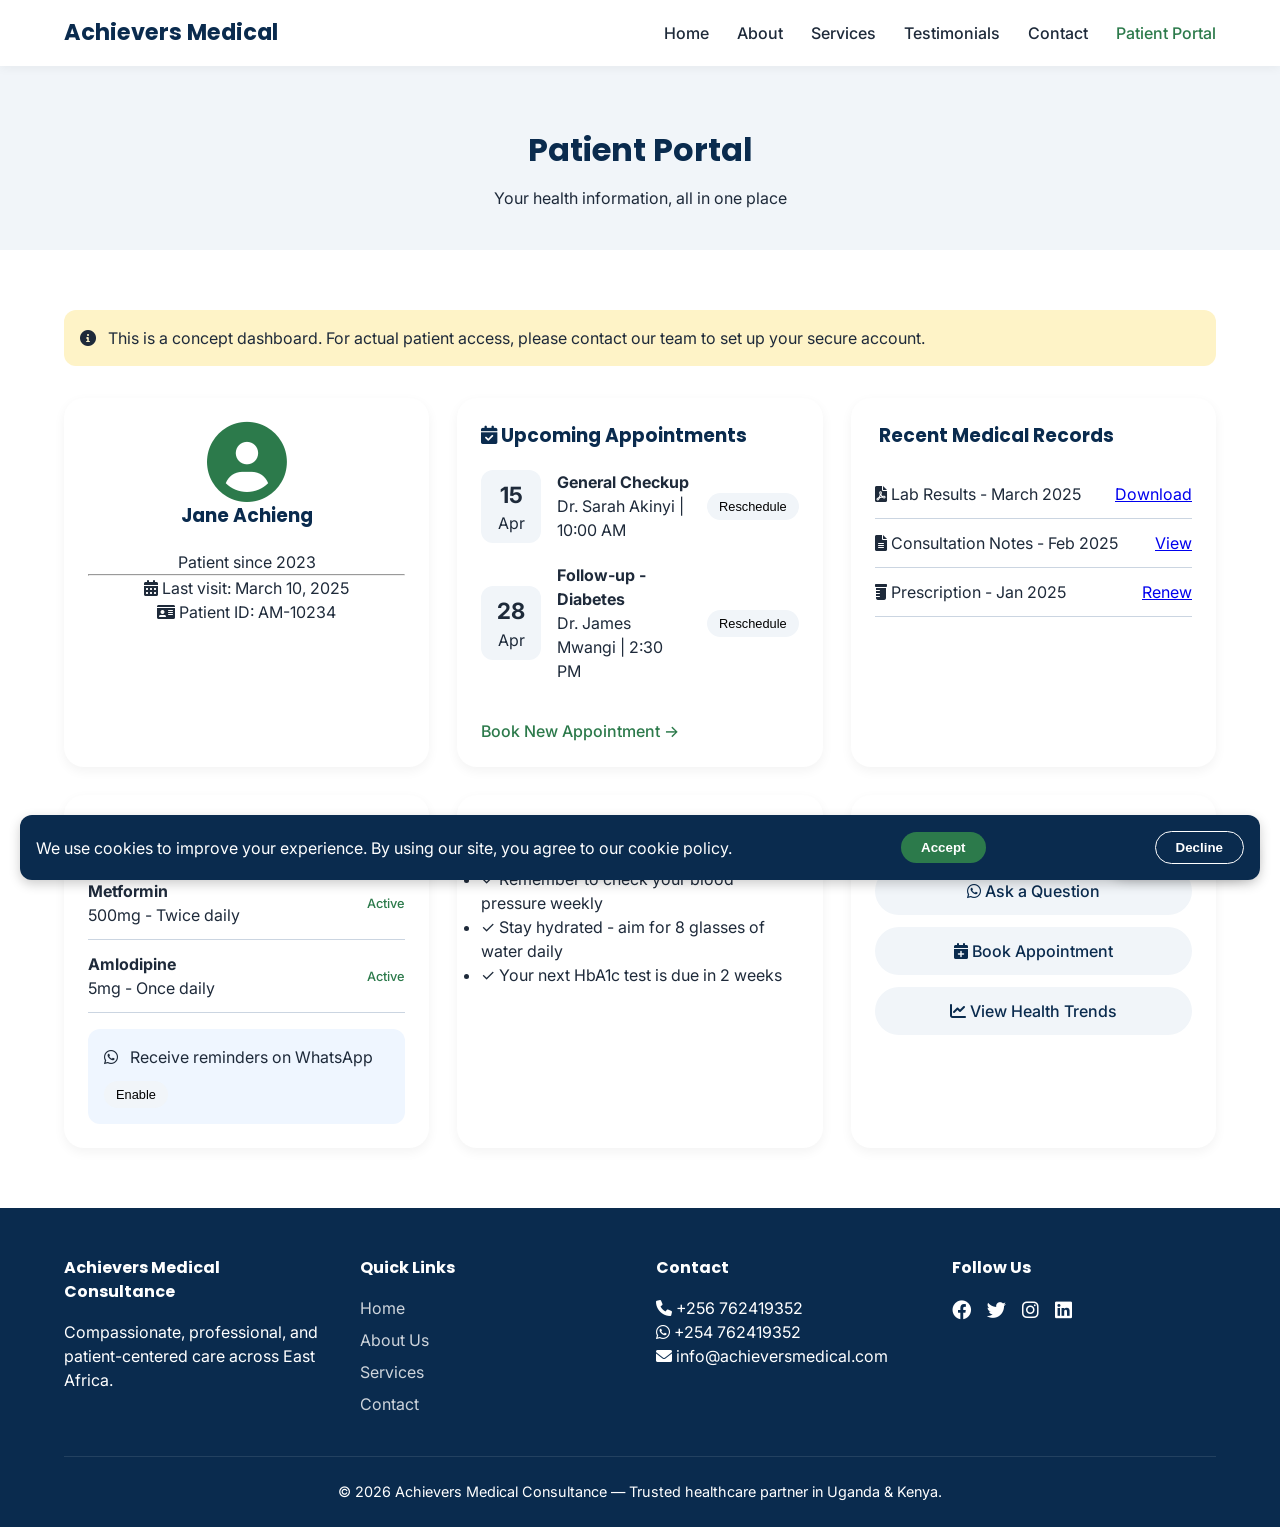
<file: dashboard.html>
<!DOCTYPE html>
<html lang="en">
<head>
    <meta charset="UTF-8">
    <meta name="viewport" content="width=device-width, initial-scale=1.0">
    <title>Achievers Medical | Patient Portal</title>
    <link href="https://fonts.googleapis.com/css2?family=Inter:opsz,wght@14..32,300..700&family=Poppins:wght@400;500;600;700;800&display=swap" rel="stylesheet">
    <link rel="stylesheet" href="https://cdnjs.cloudflare.com/ajax/libs/font-awesome/6.0.0-beta3/css/all.min.css">
    <link rel="stylesheet" href="css/style.css">
</head>
<body>

<a href="https://wa.me/0762419352" class="whatsapp-float" target="_blank">
    <i class="fab fa-whatsapp"></i> Chat with us
</a>

<nav class="navbar">
    <div class="container nav-container">
        <div class="logo">
            <span>Achievers Medical</span>
        </div>
        <ul class="nav-links">
            <li><a href="index.html">Home</a></li>
            <li><a href="about.html">About</a></li>
            <li><a href="services.html">Services</a></li>
            <li><a href="testimonials.html">Testimonials</a></li>
            <li><a href="contact.html">Contact</a></li>
            <li><a href="dashboard.html" class="active">Patient Portal</a></li>
        </ul>
        <div class="hamburger">
            <span></span>
            <span></span>
            <span></span>
        </div>
    </div>
</nav>

<section class="page-header">
    <div class="container">
        <h1>Patient Portal</h1>
        <p>Your health information, all in one place</p>
    </div>
</section>

<!-- Login / Demo Notice -->
<section class="dashboard-demo">
    <div class="container">
        <div class="demo-notice">
            <i class="fas fa-info-circle"></i>
            <p>This is a concept dashboard. For actual patient access, please contact our team to set up your secure account.</p>
        </div>

        <div class="dashboard-grid">
            <!-- Profile Card -->
            <div class="dashboard-card profile-card">
                <div class="profile-avatar">
                    <i class="fas fa-user-circle"></i>
                </div>
                <h3>Jane Achieng</h3>
                <p>Patient since 2023</p>
                <hr>
                <p><i class="fas fa-calendar-alt"></i> Last visit: March 10, 2025</p>
                <p><i class="fas fa-id-card"></i> Patient ID: AM-10234</p>
            </div>

            <!-- Upcoming Appointments -->
            <div class="dashboard-card">
                <h3><i class="fas fa-calendar-check"></i> Upcoming Appointments</h3>
                <div class="appointment-item">
                    <div class="appointment-date">
                        <span class="date-day">15</span>
                        <span class="date-month">Apr</span>
                    </div>
                    <div class="appointment-details">
                        <strong>General Checkup</strong>
                        <p>Dr. Sarah Akinyi | 10:00 AM</p>
                    </div>
                    <button class="btn-small">Reschedule</button>
                </div>
                <div class="appointment-item">
                    <div class="appointment-date">
                        <span class="date-day">28</span>
                        <span class="date-month">Apr</span>
                    </div>
                    <div class="appointment-details">
                        <strong>Follow-up - Diabetes</strong>
                        <p>Dr. James Mwangi | 2:30 PM</p>
                    </div>
                    <button class="btn-small">Reschedule</button>
                </div>
                <a href="contact.html" class="btn-text-link">Book New Appointment →</a>
            </div>

            <!-- Medical Records -->
            <div class="dashboard-card">
                <h3><i class="fas fa-folder-medical"></i> Recent Medical Records</h3>
                <div class="record-item">
                    <span><i class="fas fa-file-pdf"></i> Lab Results - March 2025</span>
                    <a href="#">Download</a>
                </div>
                <div class="record-item">
                    <span><i class="fas fa-file-alt"></i> Consultation Notes - Feb 2025</span>
                    <a href="#">View</a>
                </div>
                <div class="record-item">
                    <span><i class="fas fa-prescription-bottle"></i> Prescription - Jan 2025</span>
                    <a href="#">Renew</a>
                </div>
            </div>

            <!-- Medication Reminders -->
            <div class="dashboard-card">
                <h3><i class="fas fa-pills"></i> Medication Reminders</h3>
                <div class="medication-item">
                    <div>
                        <strong>Metformin</strong>
                        <p>500mg - Twice daily</p>
                    </div>
                    <span class="status-active">Active</span>
                </div>
                <div class="medication-item">
                    <div>
                        <strong>Amlodipine</strong>
                        <p>5mg - Once daily</p>
                    </div>
                    <span class="status-active">Active</span>
                </div>
                <div class="whatsapp-reminder">
                    <i class="fab fa-whatsapp"></i>
                    <span>Receive reminders on WhatsApp</span>
                    <button class="btn-small btn-outline-small">Enable</button>
                </div>
            </div>

            <!-- Health Tips -->
            <div class="dashboard-card health-tips">
                <h3><i class="fas fa-lightbulb"></i> Health Tips for You</h3>
                <ul>
                    <li>✓ Remember to check your blood pressure weekly</li>
                    <li>✓ Stay hydrated - aim for 8 glasses of water daily</li>
                    <li>✓ Your next HbA1c test is due in 2 weeks</li>
                </ul>
            </div>

            <!-- Quick Actions -->
            <div class="dashboard-card quick-actions">
                <h3>Quick Actions</h3>
                <div class="action-buttons">
                    <a href="https://wa.me/0762419352" class="action-btn"><i class="fab fa-whatsapp"></i> Ask a Question</a>
                    <a href="contact.html" class="action-btn"><i class="fas fa-calendar-plus"></i> Book Appointment</a>
                    <a href="#" class="action-btn"><i class="fas fa-chart-line"></i> View Health Trends</a>
                </div>
            </div>
        </div>
    </div>
</section>

<footer>
    <div class="container">
        <div class="footer-grid">
            <div class="footer-col">
                <h4>Achievers Medical Consultance</h4>
                <p>Compassionate, professional, and patient-centered care across East Africa.</p>
            </div>
            <div class="footer-col">
                <h4>Quick Links</h4>
                <ul>
                    <li><a href="index.html">Home</a></li>
                    <li><a href="about.html">About Us</a></li>
                    <li><a href="services.html">Services</a></li>
                    <li><a href="contact.html">Contact</a></li>
                </ul>
            </div>
            <div class="footer-col">
                <h4>Contact</h4>
                <p><i class="fas fa-phone"></i> +256 762419352</p>
                <p><i class="fab fa-whatsapp"></i> +254 762419352</p>
                <p><i class="fas fa-envelope"></i> info@achieversmedical.com</p>
            </div>
            <div class="footer-col">
                <h4>Follow Us</h4>
                <div class="social-links">
                    <a href="#"><i class="fab fa-facebook"></i></a>
                    <a href="#"><i class="fab fa-twitter"></i></a>
                    <a href="#"><i class="fab fa-instagram"></i></a>
                    <a href="#"><i class="fab fa-linkedin"></i></a>
                </div>
            </div>
        </div>
        <div class="footer-bottom">
            <p>&copy; <span id="currentYear"></span> Achievers Medical Consultance — Trusted healthcare partner in Uganda & Kenya.</p>
        </div>
    </div>
</footer>

<script src="js/main.js"></script>
</body>
</html>
</file>
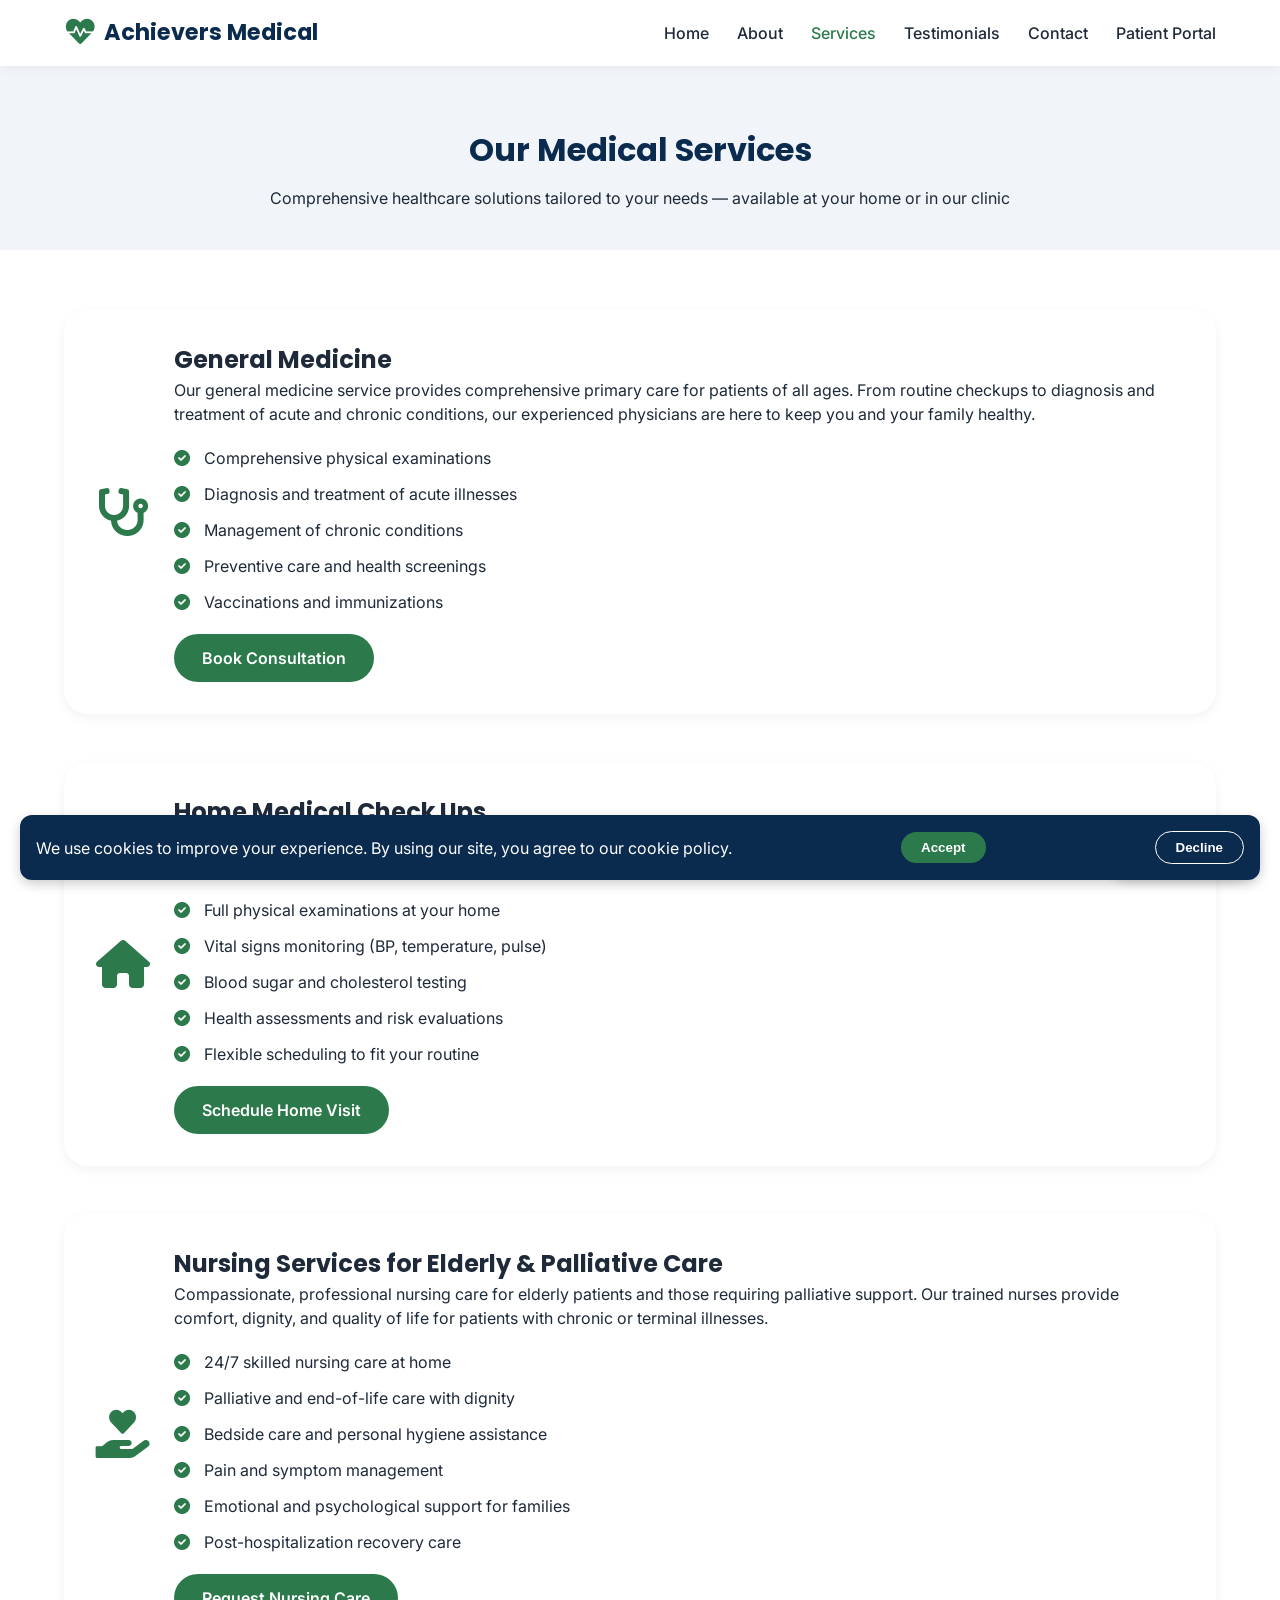
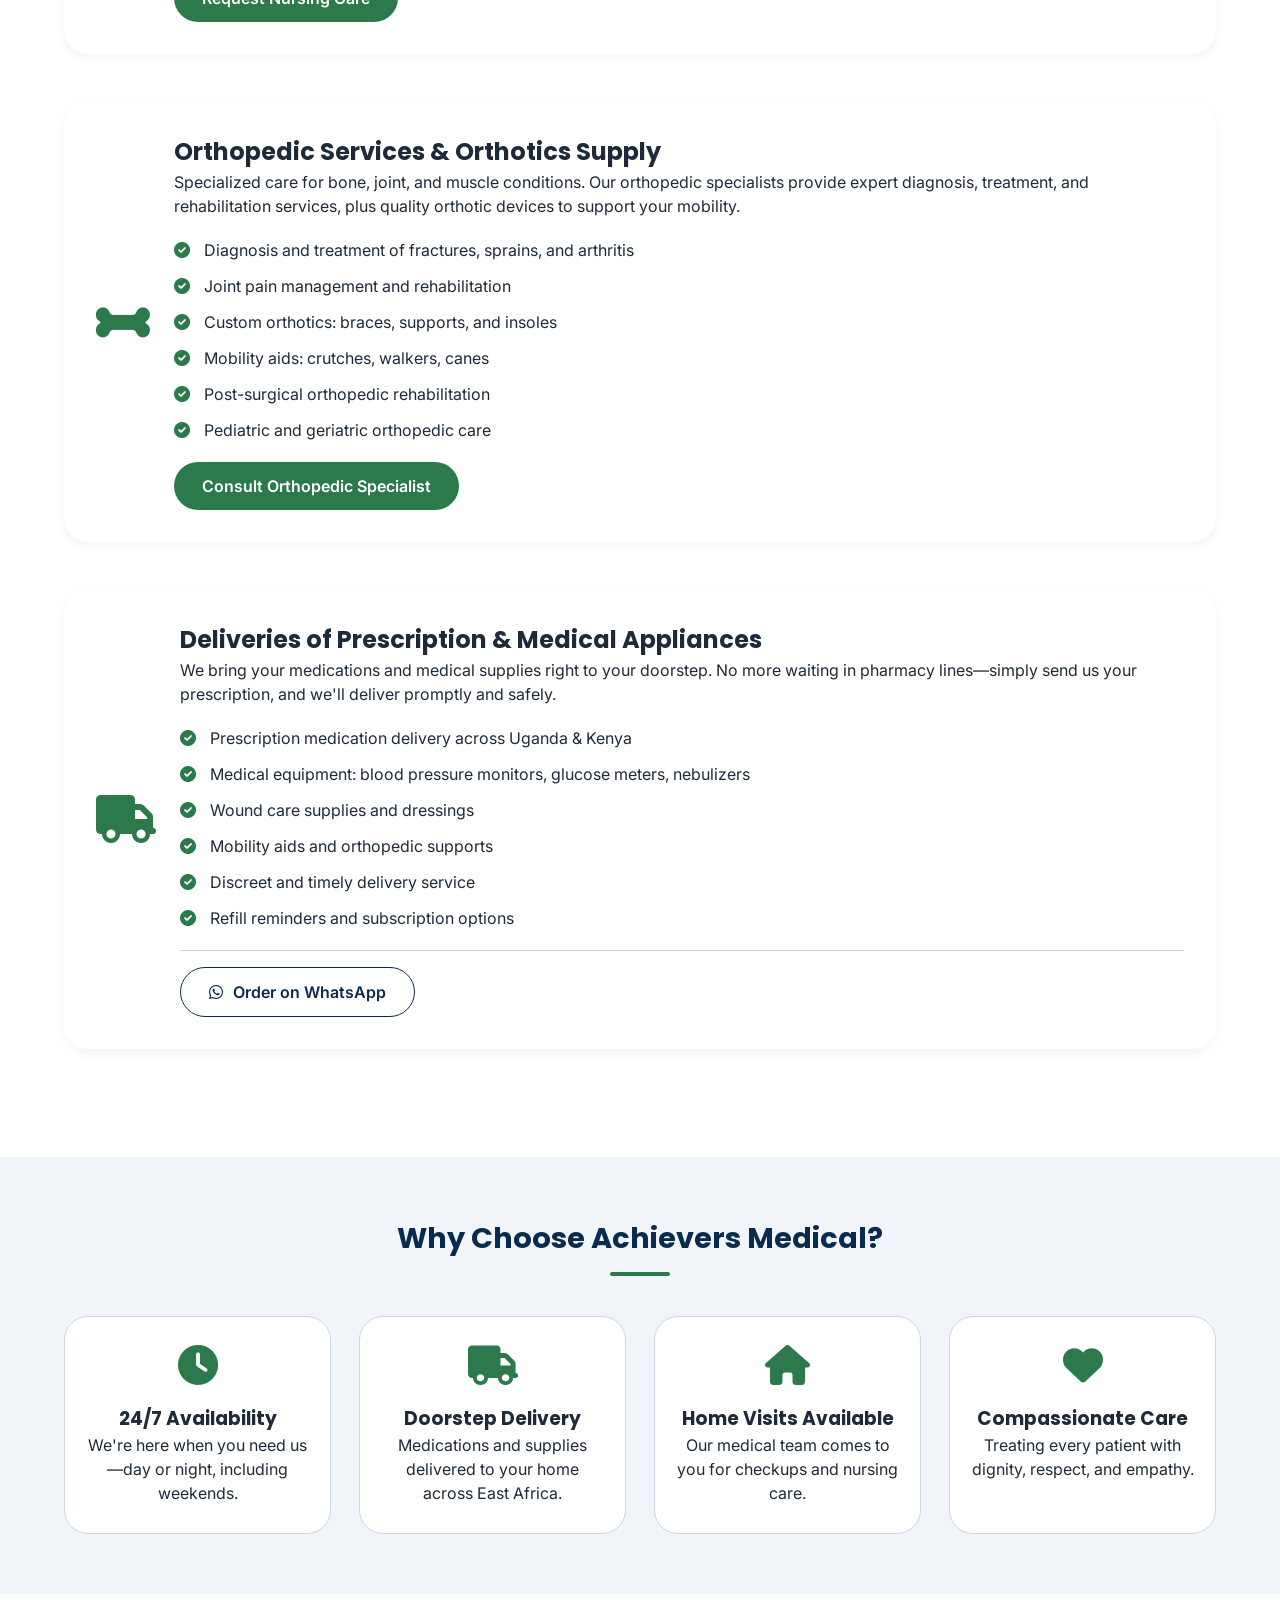
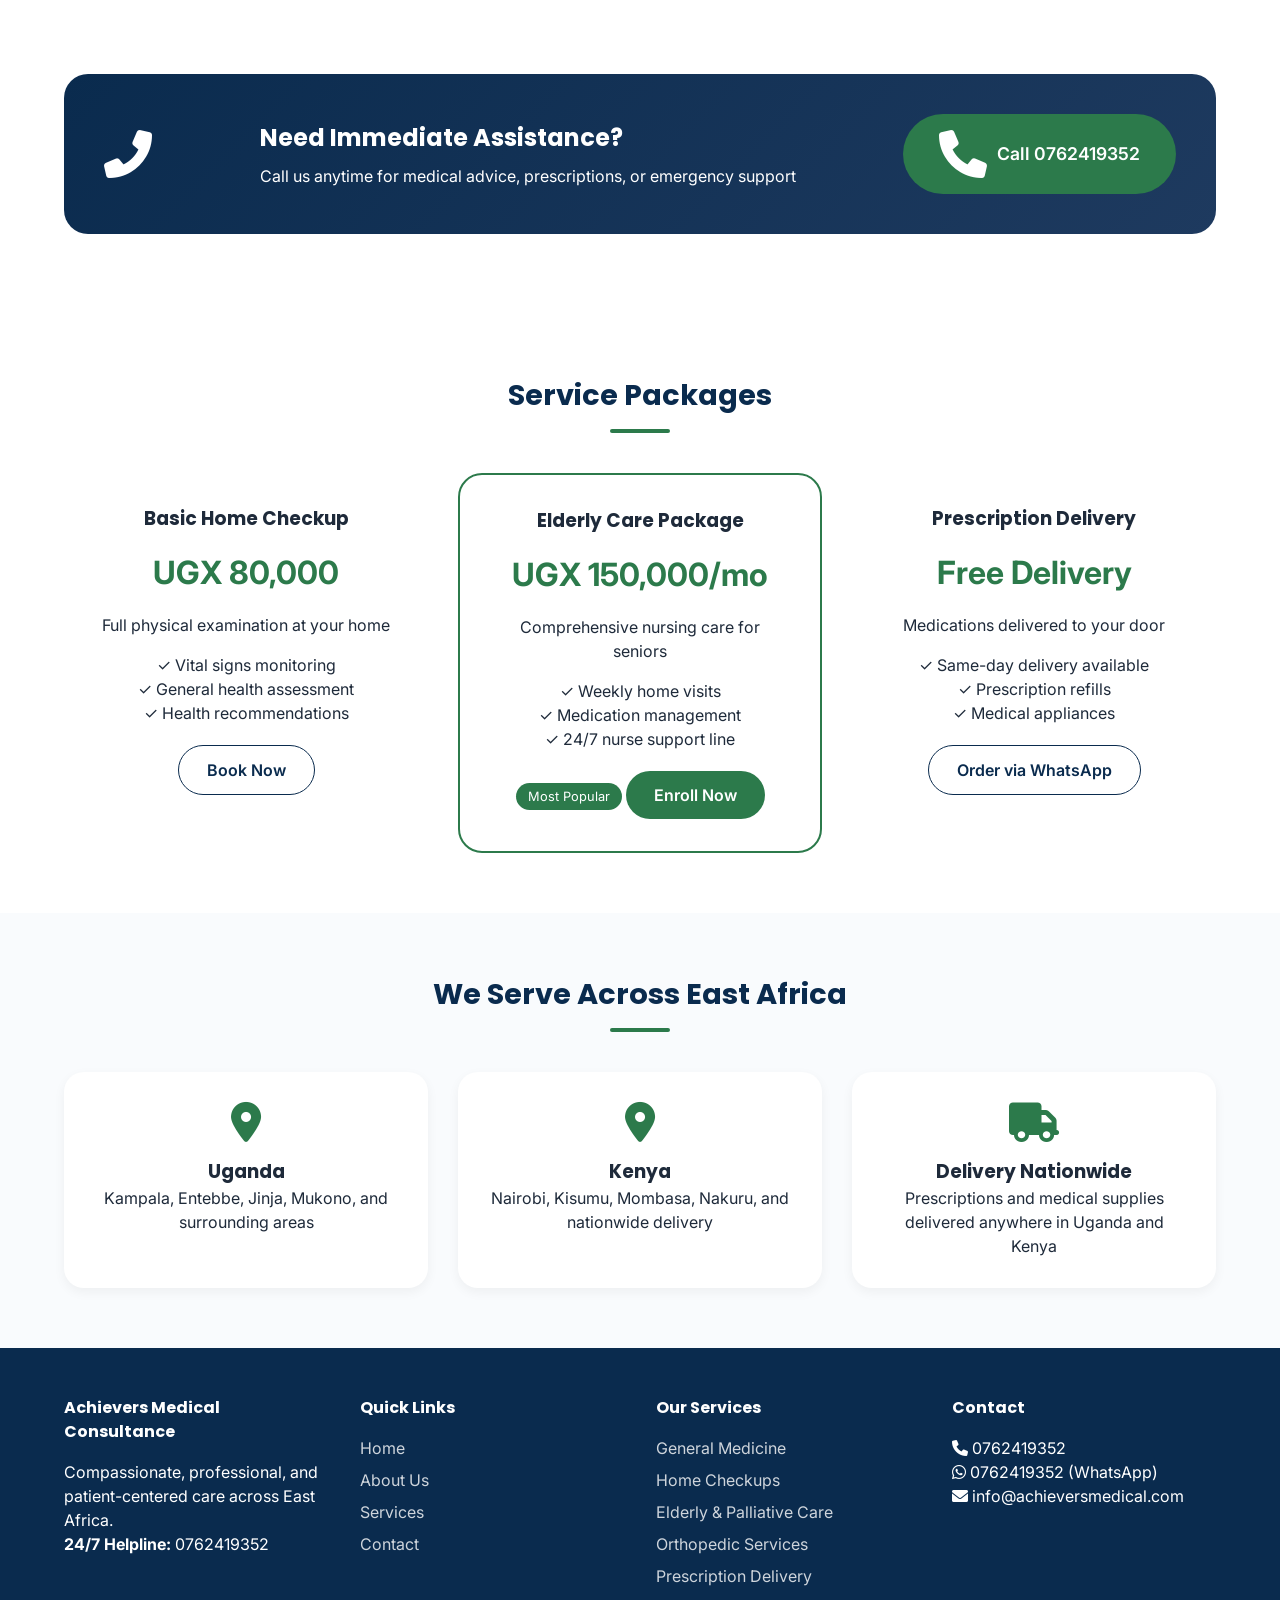
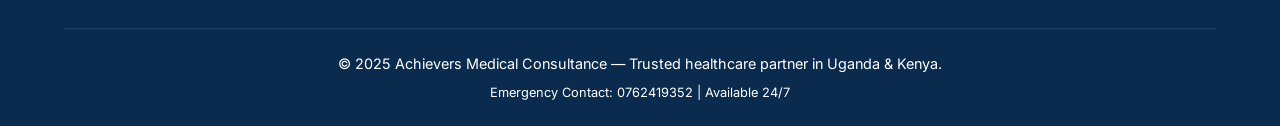
<file: services.html>
<!DOCTYPE html>
<html lang="en">
<head>
    <meta charset="UTF-8">
    <meta name="viewport" content="width=device-width, initial-scale=1.0">
    <title>Achievers Medical | Our Services - Comprehensive Healthcare</title>
    <link href="https://fonts.googleapis.com/css2?family=Inter:opsz,wght@14..32,300..700&family=Poppins:wght@400;500;600;700;800&display=swap" rel="stylesheet">
    <link rel="stylesheet" href="https://cdnjs.cloudflare.com/ajax/libs/font-awesome/6.0.0-beta3/css/all.min.css">
    <link rel="stylesheet" href="css/style.css">
</head>
<body>

<!-- Floating WhatsApp Button -->
<a href="https://wa.me/0762419352?text=Hello%20Achievers%20Medical%2C%20I%20would%20like%20to%20inquire%20about%20your%20services." class="whatsapp-float" target="_blank">
    <i class="fab fa-whatsapp"></i> Chat with us
</a>

<!-- Navigation -->
<nav class="navbar">
    <div class="container nav-container">
        <div class="logo">
            <i class="fas fa-heartbeat"></i>
            <span>Achievers Medical</span>
        </div>
        <ul class="nav-links">
            <li><a href="index.html">Home</a></li>
            <li><a href="about.html">About</a></li>
            <li><a href="services.html" class="active">Services</a></li>
            <li><a href="testimonials.html">Testimonials</a></li>
            <li><a href="contact.html">Contact</a></li>
            <li><a href="dashboard.html">Patient Portal</a></li>
        </ul>
        <div class="hamburger">
            <span></span>
            <span></span>
            <span></span>
        </div>
    </div>
</nav>

<!-- Page Header -->
<section class="page-header">
    <div class="container">
        <h1>Our Medical Services</h1>
        <p>Comprehensive healthcare solutions tailored to your needs — available at your home or in our clinic</p>
    </div>
</section>

<!-- Services Grid - All Services -->
<section class="services-detailed">
    <div class="container">
        
        <!-- Service 1: General Medicine -->
        <div class="service-detailed-card" id="general-medicine">
            <div class="service-detailed-icon">
                <i class="fas fa-stethoscope"></i>
            </div>
            <div class="service-detailed-content">
                <h2>General Medicine</h2>
                <p>Our general medicine service provides comprehensive primary care for patients of all ages. From routine checkups to diagnosis and treatment of acute and chronic conditions, our experienced physicians are here to keep you and your family healthy.</p>
                <ul>
                    <li><i class="fas fa-check-circle"></i> Comprehensive physical examinations</li>
                    <li><i class="fas fa-check-circle"></i> Diagnosis and treatment of acute illnesses</li>
                    <li><i class="fas fa-check-circle"></i> Management of chronic conditions</li>
                    <li><i class="fas fa-check-circle"></i> Preventive care and health screenings</li>
                    <li><i class="fas fa-check-circle"></i> Vaccinations and immunizations</li>
                </ul>
                <a href="contact.html" class="btn btn-primary">Book Consultation</a>
            </div>
        </div>

        <!-- Service 2: Home Medical Check Ups -->
        <div class="service-detailed-card" id="home-checkups">
            <div class="service-detailed-icon">
                <i class="fas fa-home"></i>
            </div>
            <div class="service-detailed-content">
                <h2>Home Medical Check Ups</h2>
                <p>Can't make it to the clinic? Our medical team comes to you. We offer comprehensive home visit services for patients who prefer the comfort and convenience of being examined in their own environment.</p>
                <ul>
                    <li><i class="fas fa-check-circle"></i> Full physical examinations at your home</li>
                    <li><i class="fas fa-check-circle"></i> Vital signs monitoring (BP, temperature, pulse)</li>
                    <li><i class="fas fa-check-circle"></i> Blood sugar and cholesterol testing</li>
                    <li><i class="fas fa-check-circle"></i> Health assessments and risk evaluations</li>
                    <li><i class="fas fa-check-circle"></i> Flexible scheduling to fit your routine</li>
                </ul>
                <a href="contact.html" class="btn btn-primary">Schedule Home Visit</a>
            </div>
        </div>

        <!-- Service 3: Nursing Services for Elderly & Palliative Care -->
        <div class="service-detailed-card" id="nursing-services">
            <div class="service-detailed-icon">
                <i class="fas fa-hand-holding-heart"></i>
            </div>
            <div class="service-detailed-content">
                <h2>Nursing Services for Elderly & Palliative Care</h2>
                <p>Compassionate, professional nursing care for elderly patients and those requiring palliative support. Our trained nurses provide comfort, dignity, and quality of life for patients with chronic or terminal illnesses.</p>
                <ul>
                    <li><i class="fas fa-check-circle"></i> 24/7 skilled nursing care at home</li>
                    <li><i class="fas fa-check-circle"></i> Palliative and end-of-life care with dignity</li>
                    <li><i class="fas fa-check-circle"></i> Bedside care and personal hygiene assistance</li>
                    <li><i class="fas fa-check-circle"></i> Pain and symptom management</li>
                    <li><i class="fas fa-check-circle"></i> Emotional and psychological support for families</li>
                    <li><i class="fas fa-check-circle"></i> Post-hospitalization recovery care</li>
                </ul>
                <a href="contact.html" class="btn btn-primary">Request Nursing Care</a>
            </div>
        </div>

        <!-- Service 4: Orthopedic Services & Orthotics Supply -->
        <div class="service-detailed-card" id="orthopedic">
            <div class="service-detailed-icon">
                <i class="fas fa-bone"></i>
            </div>
            <div class="service-detailed-content">
                <h2>Orthopedic Services & Orthotics Supply</h2>
                <p>Specialized care for bone, joint, and muscle conditions. Our orthopedic specialists provide expert diagnosis, treatment, and rehabilitation services, plus quality orthotic devices to support your mobility.</p>
                <ul>
                    <li><i class="fas fa-check-circle"></i> Diagnosis and treatment of fractures, sprains, and arthritis</li>
                    <li><i class="fas fa-check-circle"></i> Joint pain management and rehabilitation</li>
                    <li><i class="fas fa-check-circle"></i> Custom orthotics: braces, supports, and insoles</li>
                    <li><i class="fas fa-check-circle"></i> Mobility aids: crutches, walkers, canes</li>
                    <li><i class="fas fa-check-circle"></i> Post-surgical orthopedic rehabilitation</li>
                    <li><i class="fas fa-check-circle"></i> Pediatric and geriatric orthopedic care</li>
                </ul>
                <a href="contact.html" class="btn btn-primary">Consult Orthopedic Specialist</a>
            </div>
        </div>

        <!-- Service 5: Deliveries of Prescription & Medical Appliances -->
        <div class="service-detailed-card" id="deliveries">
            <div class="service-detailed-icon">
                <i class="fas fa-truck"></i>
            </div>
            <div class="service-detailed-content">
                <h2>Deliveries of Prescription & Medical Appliances</h2>
                <p>We bring your medications and medical supplies right to your doorstep. No more waiting in pharmacy lines—simply send us your prescription, and we'll deliver promptly and safely.</p>
                <ul>
                    <li><i class="fas fa-check-circle"></i> Prescription medication delivery across Uganda & Kenya</li>
                    <li><i class="fas fa-check-circle"></i> Medical equipment: blood pressure monitors, glucose meters, nebulizers</li>
                    <li><i class="fas fa-check-circle"></i> Wound care supplies and dressings</li>
                    <li><i class="fas fa-check-circle"></i> Mobility aids and orthopedic supports</li>
                    <li><i class="fas fa-check-circle"></i> Discreet and timely delivery service</li>
                    <li><i class="fas fa-check-circle"></i> Refill reminders and subscription options</li>
                </ul>
                <div class="delivery-contact">
                    <a href="https://wa.me/0762419352?text=Hello%20Achievers%20Medical%2C%20I%20would%20like%20to%20order%20prescription%20delivery." class="btn btn-outline"><i class="fab fa-whatsapp"></i> Order on WhatsApp</a>
                </div>
            </div>
        </div>
    </div>
</section>

<!-- Why Choose Our Services -->
<section class="why-choose-services" style="background: #F1F5F9;">
    <div class="container">
        <h2 class="section-title">Why Choose Achievers Medical?</h2>
        <div class="why-grid">
            <div class="why-card">
                <i class="fas fa-clock"></i>
                <h3>24/7 Availability</h3>
                <p>We're here when you need us—day or night, including weekends.</p>
            </div>
            <div class="why-card">
                <i class="fas fa-truck"></i>
                <h3>Doorstep Delivery</h3>
                <p>Medications and supplies delivered to your home across East Africa.</p>
            </div>
            <div class="why-card">
                <i class="fas fa-home"></i>
                <h3>Home Visits Available</h3>
                <p>Our medical team comes to you for checkups and nursing care.</p>
            </div>
            <div class="why-card">
                <i class="fas fa-heart"></i>
                <h3>Compassionate Care</h3>
                <p>Treating every patient with dignity, respect, and empathy.</p>
            </div>
        </div>
    </div>
</section>

<!-- Emergency Contact Banner -->
<section class="emergency-contact">
    <div class="container">
        <div class="emergency-banner">
            <div class="emergency-content">
                <i class="fas fa-phone-alt"></i>
                <div>
                    <h3>Need Immediate Assistance?</h3>
                    <p>Call us anytime for medical advice, prescriptions, or emergency support</p>
                </div>
                <a href="tel:0762419352" class="btn btn-primary btn-large">
                    <i class="fas fa-phone"></i> Call 0762419352
                </a>
            </div>
        </div>
    </div>
</section>

<!-- Pricing & Packages -->
<section class="pricing-info">
    <div class="container">
        <h2 class="section-title">Service Packages</h2>
        <div class="pricing-grid">
            <div class="pricing-card">
                <h3>Basic Home Checkup</h3>
                <div class="price">UGX 80,000</div>
                <p>Full physical examination at your home</p>
                <ul style="margin-top: 16px; list-style: none;">
                    <li>✓ Vital signs monitoring</li>
                    <li>✓ General health assessment</li>
                    <li>✓ Health recommendations</li>
                </ul>
                <a href="contact.html" class="btn btn-outline" style="margin-top: 20px;">Book Now</a>
            </div>
            <div class="pricing-card featured">
                <h3>Elderly Care Package</h3>
                <div class="price">UGX 150,000/mo</div>
                <p>Comprehensive nursing care for seniors</p>
                <ul style="margin-top: 16px; list-style: none;">
                    <li>✓ Weekly home visits</li>
                    <li>✓ Medication management</li>
                    <li>✓ 24/7 nurse support line</li>
                </ul>
                <span class="popular-tag">Most Popular</span>
                <a href="contact.html" class="btn btn-primary" style="margin-top: 20px;">Enroll Now</a>
            </div>
            <div class="pricing-card">
                <h3>Prescription Delivery</h3>
                <div class="price">Free Delivery</div>
                <p>Medications delivered to your door</p>
                <ul style="margin-top: 16px; list-style: none;">
                    <li>✓ Same-day delivery available</li>
                    <li>✓ Prescription refills</li>
                    <li>✓ Medical appliances</li>
                </ul>
                <a href="https://wa.me/0762419352" class="btn btn-outline" style="margin-top: 20px;">Order via WhatsApp</a>
            </div>
        </div>
    </div>
</section>

<!-- Service Areas Map -->
<section class="service-areas" style="background: #F9FBFD;">
    <div class="container">
        <h2 class="section-title">We Serve Across East Africa</h2>
        <div class="areas-grid">
            <div class="area-card">
                <i class="fas fa-map-marker-alt"></i>
                <h3>Uganda</h3>
                <p>Kampala, Entebbe, Jinja, Mukono, and surrounding areas</p>
            </div>
            <div class="area-card">
                <i class="fas fa-map-marker-alt"></i>
                <h3>Kenya</h3>
                <p>Nairobi, Kisumu, Mombasa, Nakuru, and nationwide delivery</p>
            </div>
            <div class="area-card">
                <i class="fas fa-truck"></i>
                <h3>Delivery Nationwide</h3>
                <p>Prescriptions and medical supplies delivered anywhere in Uganda and Kenya</p>
            </div>
        </div>
    </div>
</section>

<footer>
    <div class="container">
        <div class="footer-grid">
            <div class="footer-col">
                <h4>Achievers Medical Consultance</h4>
                <p>Compassionate, professional, and patient-centered care across East Africa.</p>
                <p><strong>24/7 Helpline:</strong> <a href="tel:0762419352" style="color: white;">0762419352</a></p>
            </div>
            <div class="footer-col">
                <h4>Quick Links</h4>
                <ul>
                    <li><a href="index.html">Home</a></li>
                    <li><a href="about.html">About Us</a></li>
                    <li><a href="services.html">Services</a></li>
                    <li><a href="contact.html">Contact</a></li>
                </ul>
            </div>
            <div class="footer-col">
                <h4>Our Services</h4>
                <ul>
                    <li><a href="#general-medicine">General Medicine</a></li>
                    <li><a href="#home-checkups">Home Checkups</a></li>
                    <li><a href="#nursing-services">Elderly & Palliative Care</a></li>
                    <li><a href="#orthopedic">Orthopedic Services</a></li>
                    <li><a href="#deliveries">Prescription Delivery</a></li>
                </ul>
            </div>
            <div class="footer-col">
                <h4>Contact</h4>
                <p><i class="fas fa-phone"></i> <a href="tel:0762419352" style="color: white;">0762419352</a></p>
                <p><i class="fab fa-whatsapp"></i> <a href="https://wa.me/0762419352" style="color: white;">0762419352 (WhatsApp)</a></p>
                <p><i class="fas fa-envelope"></i> info@achieversmedical.com</p>
            </div>
        </div>
        <div class="footer-bottom">
            <p>© 2025 Achievers Medical Consultance — Trusted healthcare partner in Uganda & Kenya.</p>
            <p style="margin-top: 8px; font-size: 0.8rem;">Emergency Contact: 0762419352 | Available 24/7</p>
        </div>
    </div>
</footer>

<script src="js/main.js"></script>
</body>
</html>
</file>
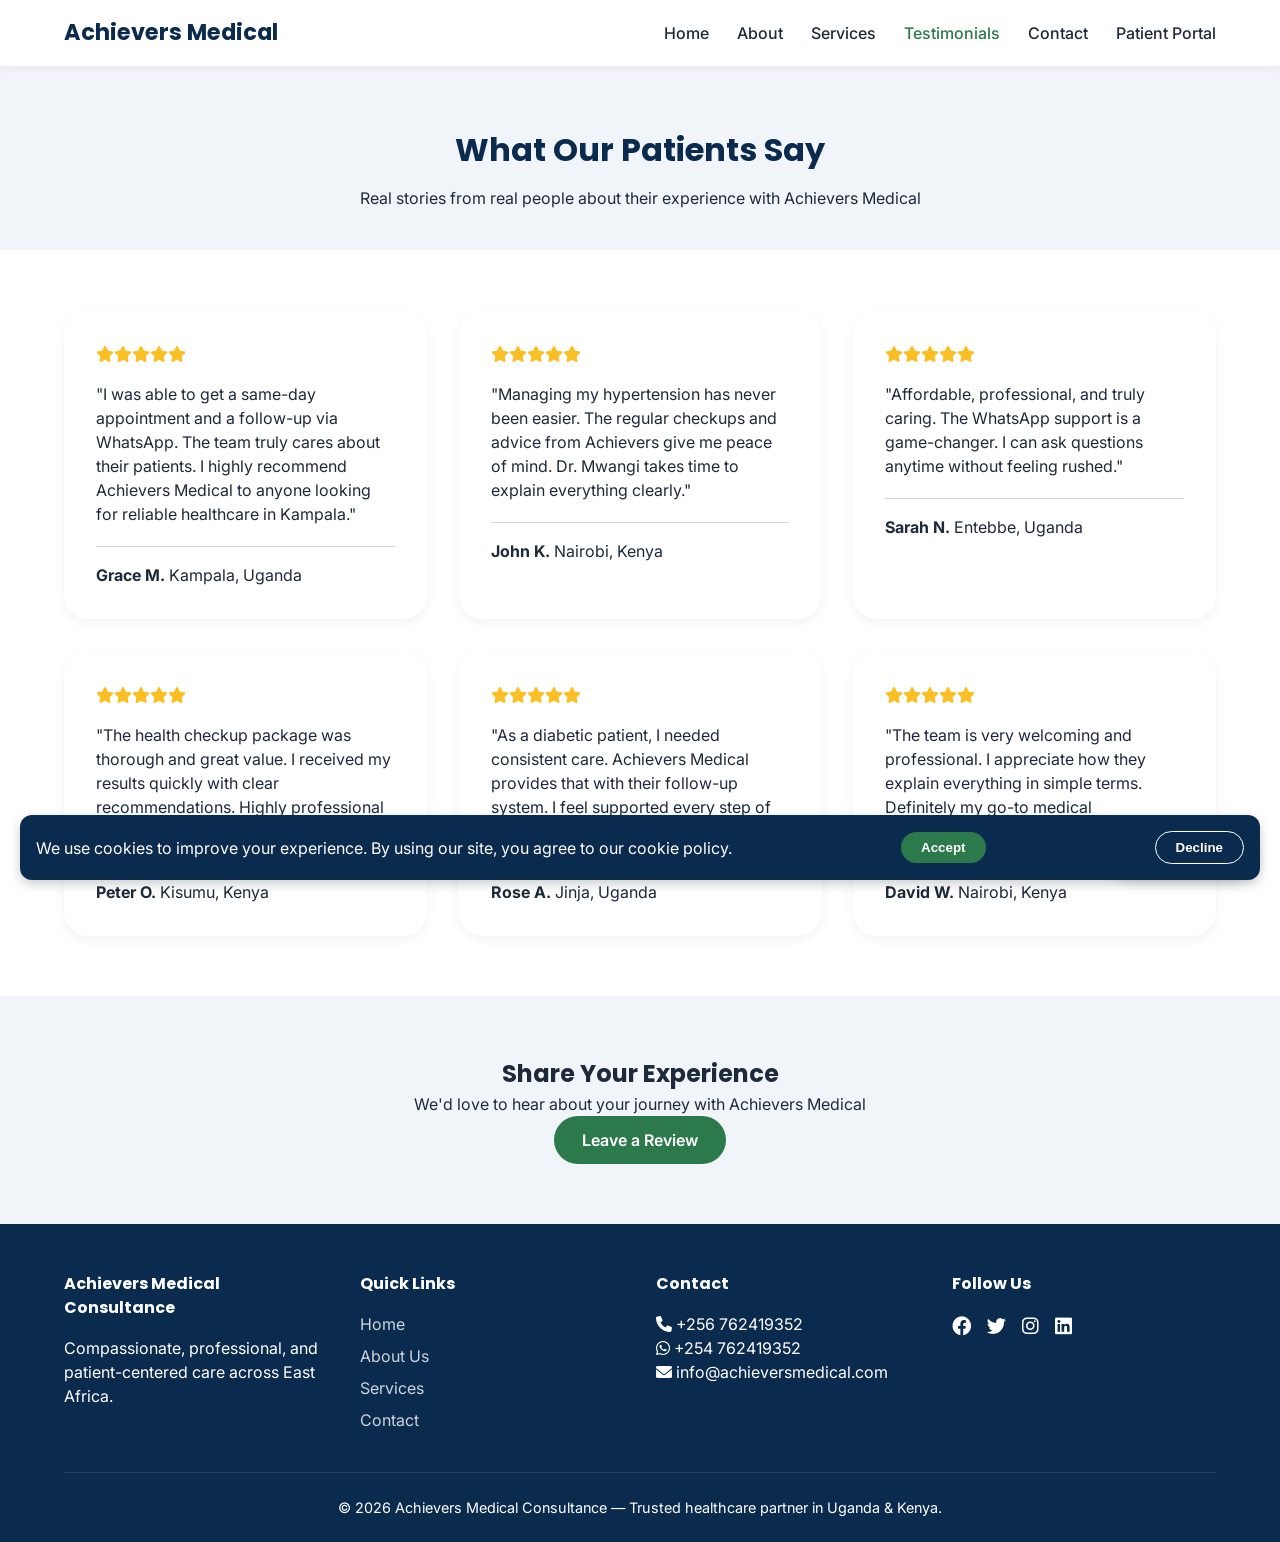
<file: testimonials.html>
<!DOCTYPE html>
<html lang="en">
<head>
    <meta charset="UTF-8">
    <meta name="viewport" content="width=device-width, initial-scale=1.0">
    <title>Achievers Medical | Patient Testimonials</title>
    <link href="https://fonts.googleapis.com/css2?family=Inter:opsz,wght@14..32,300..700&family=Poppins:wght@400;500;600;700;800&display=swap" rel="stylesheet">
    <link rel="stylesheet" href="https://cdnjs.cloudflare.com/ajax/libs/font-awesome/6.0.0-beta3/css/all.min.css">
    <link rel="stylesheet" href="css/style.css">
</head>
<body>

<a href="https://wa.me/0762419352" class="whatsapp-float" target="_blank">
    <i class="fab fa-whatsapp"></i> Chat with us
</a>

<nav class="navbar">
    <div class="container nav-container">
        <div class="logo">
            <span>Achievers Medical</span>
        </div>
        <ul class="nav-links">
            <li><a href="index.html">Home</a></li>
            <li><a href="about.html">About</a></li>
            <li><a href="services.html">Services</a></li>
            <li><a href="testimonials.html" class="active">Testimonials</a></li>
            <li><a href="contact.html">Contact</a></li>
            <li><a href="dashboard.html">Patient Portal</a></li>
        </ul>
        <div class="hamburger">
            <span></span>
            <span></span>
            <span></span>
        </div>
    </div>
</nav>

<section class="page-header">
    <div class="container">
        <h1>What Our Patients Say</h1>
        <p>Real stories from real people about their experience with Achievers Medical</p>
    </div>
</section>

<section class="testimonials-page">
    <div class="container">
        <div class="testimonials-grid">
            <div class="testimonial-card-full">
                <div class="testimonial-rating">
                    <i class="fas fa-star"></i><i class="fas fa-star"></i><i class="fas fa-star"></i><i class="fas fa-star"></i><i class="fas fa-star"></i>
                </div>
                <p>"I was able to get a same-day appointment and a follow-up via WhatsApp. The team truly cares about their patients. I highly recommend Achievers Medical to anyone looking for reliable healthcare in Kampala."</p>
                <div class="testimonial-author">
                    <strong>Grace M.</strong>
                    <span>Kampala, Uganda</span>
                </div>
            </div>

            <div class="testimonial-card-full">
                <div class="testimonial-rating">
                    <i class="fas fa-star"></i><i class="fas fa-star"></i><i class="fas fa-star"></i><i class="fas fa-star"></i><i class="fas fa-star"></i>
                </div>
                <p>"Managing my hypertension has never been easier. The regular checkups and advice from Achievers give me peace of mind. Dr. Mwangi takes time to explain everything clearly."</p>
                <div class="testimonial-author">
                    <strong>John K.</strong>
                    <span>Nairobi, Kenya</span>
                </div>
            </div>

            <div class="testimonial-card-full">
                <div class="testimonial-rating">
                    <i class="fas fa-star"></i><i class="fas fa-star"></i><i class="fas fa-star"></i><i class="fas fa-star"></i><i class="fas fa-star"></i>
                </div>
                <p>"Affordable, professional, and truly caring. The WhatsApp support is a game-changer. I can ask questions anytime without feeling rushed."</p>
                <div class="testimonial-author">
                    <strong>Sarah N.</strong>
                    <span>Entebbe, Uganda</span>
                </div>
            </div>

            <div class="testimonial-card-full">
                <div class="testimonial-rating">
                    <i class="fas fa-star"></i><i class="fas fa-star"></i><i class="fas fa-star"></i><i class="fas fa-star"></i><i class="fas fa-star"></i>
                </div>
                <p>"The health checkup package was thorough and great value. I received my results quickly with clear recommendations. Highly professional team."</p>
                <div class="testimonial-author">
                    <strong>Peter O.</strong>
                    <span>Kisumu, Kenya</span>
                </div>
            </div>

            <div class="testimonial-card-full">
                <div class="testimonial-rating">
                    <i class="fas fa-star"></i><i class="fas fa-star"></i><i class="fas fa-star"></i><i class="fas fa-star"></i><i class="fas fa-star"></i>
                </div>
                <p>"As a diabetic patient, I needed consistent care. Achievers Medical provides that with their follow-up system. I feel supported every step of the way."</p>
                <div class="testimonial-author">
                    <strong>Rose A.</strong>
                    <span>Jinja, Uganda</span>
                </div>
            </div>

            <div class="testimonial-card-full">
                <div class="testimonial-rating">
                    <i class="fas fa-star"></i><i class="fas fa-star"></i><i class="fas fa-star"></i><i class="fas fa-star"></i><i class="fas fa-star"></i>
                </div>
                <p>"The team is very welcoming and professional. I appreciate how they explain everything in simple terms. Definitely my go-to medical consultants."</p>
                <div class="testimonial-author">
                    <strong>David W.</strong>
                    <span>Nairobi, Kenya</span>
                </div>
            </div>
        </div>
    </div>
</section>

<!-- Leave a Review -->
<section class="leave-review" style="background: #F1F5F9;">
    <div class="container text-center">
        <h2>Share Your Experience</h2>
        <p>We'd love to hear about your journey with Achievers Medical</p>
        <a href="contact.html" class="btn btn-primary">Leave a Review</a>
    </div>
</section>

<footer>
    <div class="container">
        <div class="footer-grid">
            <div class="footer-col">
                <h4>Achievers Medical Consultance</h4>
                <p>Compassionate, professional, and patient-centered care across East Africa.</p>
            </div>
            <div class="footer-col">
                <h4>Quick Links</h4>
                <ul>
                    <li><a href="index.html">Home</a></li>
                    <li><a href="about.html">About Us</a></li>
                    <li><a href="services.html">Services</a></li>
                    <li><a href="contact.html">Contact</a></li>
                </ul>
            </div>
            <div class="footer-col">
                <h4>Contact</h4>
                <p><i class="fas fa-phone"></i> +256 762419352</p>
                <p><i class="fab fa-whatsapp"></i> +254 762419352</p>
                <p><i class="fas fa-envelope"></i> info@achieversmedical.com</p>
            </div>
            <div class="footer-col">
                <h4>Follow Us</h4>
                <div class="social-links">
                    <a href="#"><i class="fab fa-facebook"></i></a>
                    <a href="#"><i class="fab fa-twitter"></i></a>
                    <a href="#"><i class="fab fa-instagram"></i></a>
                    <a href="#"><i class="fab fa-linkedin"></i></a>
                </div>
            </div>
        </div>
        <div class="footer-bottom">
            <p>&copy; <span id="currentYear"></span> Achievers Medical Consultance — Trusted healthcare partner in Uganda & Kenya.</p>
        </div>
    </div>
</footer>

<script src="js/main.js"></script>
</body>
</html>
</file>
<file: css/style.css>
/* ============================================
   Achievers Medical Consultance
   Modern Healthcare Website Styles
   Mobile-First Design
   ============================================ */

:root {
    --navy: #0A2B4E;
    --white: #FFFFFF;
    --green: #2C7A4B;
    --green-light: #3B9A62;
    --sky: #38BDF8;
    --gray-light: #F1F5F9;
    --gray: #CBD5E1;
    --text-dark: #1E2A3A;
    --text-muted: #4B5563;
}

* {
    margin: 0;
    padding: 0;
    box-sizing: border-box;
}

body {
    font-family: 'Inter', sans-serif;
    color: var(--text-dark);
    background-color: var(--white);
    line-height: 1.5;
}

h1, h2, h3, h4, .logo {
    font-family: 'Poppins', sans-serif;
    font-weight: 700;
}

.container {
    max-width: 1200px;
    margin: 0 auto;
    padding: 0 24px;
}

section {
    padding: 60px 0;
}

/* Typography */
.section-title {
    font-size: 1.8rem;
    text-align: center;
    margin-bottom: 40px;
    color: var(--navy);
    position: relative;
}

.section-title:after {
    content: '';
    display: block;
    width: 60px;
    height: 4px;
    background: var(--green);
    margin: 12px auto 0;
    border-radius: 4px;
}

.text-center {
    text-align: center;
}

/* Buttons */
.btn {
    display: inline-flex;
    align-items: center;
    gap: 10px;
    padding: 12px 28px;
    border-radius: 40px;
    font-weight: 600;
    text-decoration: none;
    transition: all 0.3s ease;
    font-size: 1rem;
    border: none;
    cursor: pointer;
}

.btn-primary {
    background-color: var(--green);
    color: white;
}

.btn-primary:hover {
    background-color: var(--green-light);
    transform: translateY(-2px);
}

.btn-outline {
    background-color: transparent;
    border: 1.5px solid var(--navy);
    color: var(--navy);
}

.btn-outline:hover {
    background-color: var(--navy);
    color: white;
}

.btn-large {
    padding: 16px 36px;
    font-size: 1.1rem;
}

.btn-block {
    width: 100%;
    justify-content: center;
}

.btn-text {
    color: var(--green);
    text-decoration: none;
    font-weight: 600;
}

.btn-text:hover {
    text-decoration: underline;
}

.btn-text-link {
    display: inline-block;
    margin-top: 16px;
    color: var(--green);
    text-decoration: none;
    font-weight: 500;
}

/* Navigation */
.navbar {
    background: var(--white);
    box-shadow: 0 2px 10px rgba(0,0,0,0.05);
    position: sticky;
    top: 0;
    z-index: 100;
    padding: 16px 0;
}

.nav-container {
    display: flex;
    justify-content: space-between;
    align-items: center;
}

.logo {
    display: flex;
    align-items: center;
    gap: 8px;
    font-size: 1.4rem;
    font-weight: 700;
    color: var(--navy);
}

.logo i {
    color: var(--green);
    font-size: 1.8rem;
}

.nav-links {
    display: flex;
    list-style: none;
    gap: 28px;
}

.nav-links a {
    text-decoration: none;
    color: var(--text-dark);
    font-weight: 500;
    transition: color 0.3s;
}

.nav-links a:hover,
.nav-links a.active {
    color: var(--green);
}

.nav-dashboard {
    background: var(--navy);
    color: white !important;
    padding: 8px 16px;
    border-radius: 30px;
}

.nav-dashboard:hover {
    background: var(--green);
    color: white !important;
}

.hamburger {
    display: none;
    flex-direction: column;
    gap: 5px;
    cursor: pointer;
}

.hamburger span {
    width: 25px;
    height: 3px;
    background: var(--navy);
    border-radius: 3px;
}

/* Hero Section */
.hero {
    background: linear-gradient(135deg, #EFF6FF 0%, #FFFFFF 100%);
    padding: 60px 0;
}

.hero-grid {
    display: flex;
    flex-direction: column;
    gap: 40px;
    align-items: center;
}

.hero-content {
    text-align: center;
}

.hero-content h1 {
    font-size: 2.2rem;
    line-height: 1.3;
    margin-bottom: 20px;
    color: var(--navy);
}

.hero-content p {
    font-size: 1.1rem;
    color: var(--text-muted);
    margin-bottom: 32px;
    max-width: 600px;
}

.hero-buttons {
    display: flex;
    flex-wrap: wrap;
    justify-content: center;
    gap: 16px;
}

.hero-image img {
    max-width: 100%;
    border-radius: 28px;
    box-shadow: 0 20px 35px -10px rgba(0,0,0,0.1);
}

/* About Preview */
.about-preview {
    background: var(--white);
}

.about-preview-grid {
    display: flex;
    flex-direction: column;
    gap: 40px;
}

.about-preview-stats {
    display: flex;
    justify-content: space-around;
    flex-wrap: wrap;
    gap: 24px;
}

.stat {
    text-align: center;
}

.stat-number {
    display: block;
    font-size: 2rem;
    font-weight: 700;
    color: var(--green);
}

.stat-label {
    color: var(--text-muted);
    font-size: 0.9rem;
}

/* Services Grid */
.services-grid {
    display: grid;
    grid-template-columns: 1fr;
    gap: 28px;
}

.service-card {
    background: white;
    padding: 32px 24px;
    border-radius: 24px;
    box-shadow: 0 8px 20px rgba(0,0,0,0.03);
    transition: 0.2s;
    border: 1px solid var(--gray);
    text-align: center;
}

.service-card i {
    font-size: 2.5rem;
    color: var(--green);
    margin-bottom: 20px;
}

.service-card h3 {
    margin-bottom: 12px;
    color: var(--navy);
}

.service-link {
    display: inline-block;
    margin-top: 16px;
    color: var(--green);
    text-decoration: none;
    font-weight: 500;
}

/* Why Choose Us Grid */
.why-grid {
    display: grid;
    grid-template-columns: 1fr;
    gap: 28px;
}

.why-card {
    background: white;
    padding: 28px 20px;
    border-radius: 24px;
    text-align: center;
    border: 1px solid var(--gray);
}

.why-card i {
    font-size: 2.5rem;
    color: var(--green);
    margin-bottom: 20px;
}

/* CTA Banner */
.cta-banner {
    background: var(--navy);
    color: white;
    text-align: center;
}

.cta-content h2 {
    font-size: 1.8rem;
    margin-bottom: 16px;
}

.cta-content p {
    margin-bottom: 24px;
    opacity: 0.9;
}
/* Additional styles for services page enhancements */

.delivery-contact {
    margin-top: 20px;
    padding-top: 16px;
    border-top: 1px solid var(--gray);
    display: flex;
    gap: 16px;
    flex-wrap: wrap;
    align-items: center;
}

.emergency-banner {
    background: linear-gradient(135deg, var(--navy) 0%, #1e3a5f 100%);
    border-radius: 24px;
    padding: 40px;
    color: white;
    margin: 20px 0;
}

.emergency-content {
    display: flex;
    flex-wrap: wrap;
    align-items: center;
    justify-content: space-between;
    gap: 12px;
}

.emergency-content i {
    font-size: 3rem;
}

.emergency-content h3 {
    font-size: 1.5rem;
    margin-bottom: 8px;
}

.emergency-content .btn-outline {
    border-color: white;
    color: white;
}

.emergency-content .btn-outline:hover {
    background: white;
    color: var(--navy);
}

.areas-grid {
    display: grid;
    grid-template-columns: repeat(auto-fit, minmax(250px, 1fr));
    gap: 30px;
    margin-top: 20px;
}

.area-card {
    text-align: center;
    padding: 30px;
    background: white;
    border-radius: 20px;
    box-shadow: 0 4px 12px rgba(0,0,0,0.05);
    transition: transform 0.3s ease;
}

.area-card:hover {
    transform: translateY(-5px);
}

.area-card i {
    font-size: 2.5rem;
    color: var(--green);
    margin-bottom: 16px;
}

/* Responsive adjustments */
@media (max-width: 768px) {
    .emergency-content {
        flex-direction: column;
        text-align: center;
    }
    
    .delivery-contact {
        flex-direction: column;
        align-items: stretch;
    }
    
    .delivery-contact .btn {
        text-align: center;
        justify-content: center;
    }
    
    .pricing-card ul {
        text-align: left;
        padding-left: 20px;
    }
}

/* Page Header */
.page-header {
    background: var(--gray-light);
    padding: 60px 0 40px;
    text-align: center;
}

.page-header h1 {
    font-size: 2rem;
    color: var(--navy);
    margin-bottom: 12px;
}

/* About Page Specific */
.about-grid-full {
    display: flex;
    flex-direction: column;
    gap: 40px;
}

.mv-grid {
    display: grid;
    grid-template-columns: 1fr;
    gap: 30px;
}

.mission-card, .vision-card {
    background: white;
    padding: 40px;
    border-radius: 24px;
    text-align: center;
    box-shadow: 0 4px 12px rgba(0,0,0,0.05);
}

.mission-card i, .vision-card i {
    font-size: 2.5rem;
    color: var(--green);
    margin-bottom: 20px;
}

.values-grid {
    display: grid;
    grid-template-columns: 1fr;
    gap: 28px;
}

.value-card-full {
    text-align: center;
    padding: 28px;
}

.team-grid {
    display: grid;
    grid-template-columns: 1fr;
    gap: 40px;
}

.team-card {
    text-align: center;
}

.team-card img {
    width: 100%;
    max-width: 200px;
    border-radius: 50%;
    margin-bottom: 16px;
}

/* Services Detailed Page */
.service-detailed-card {
    display: flex;
    flex-direction: column;
    gap: 24px;
    margin-bottom: 48px;
    padding: 32px;
    background: white;
    border-radius: 24px;
    box-shadow: 0 4px 12px rgba(0,0,0,0.05);
}

.service-detailed-icon i {
    font-size: 3rem;
    color: var(--green);
}

.service-detailed-content ul {
    list-style: none;
    margin: 20px 0;
}

.service-detailed-content ul li {
    margin: 12px 0;
}

.service-detailed-content ul li i {
    color: var(--green);
    margin-right: 10px;
}

/* Pricing Grid */
.pricing-grid {
    display: grid;
    grid-template-columns: 1fr;
    gap: 30px;
}

.pricing-card {
    background: white;
    padding: 32px;
    border-radius: 24px;
    text-align: center;
    position: relative;
}

.pricing-card.featured {
    border: 2px solid var(--green);
}

.price {
    font-size: 2rem;
    font-weight: 700;
    color: var(--green);
    margin: 16px 0;
}

.popular-tag {
    display: inline-block;
    background: var(--green);
    color: white;
    padding: 4px 12px;
    border-radius: 20px;
    font-size: 0.8rem;
    margin-top: 12px;
}

/* Contact Page */
.contact-grid-full {
    display: flex;
    flex-direction: column;
    gap: 40px;
}

.contact-info-large {
    display: grid;
    grid-template-columns: 1fr;
    gap: 24px;
}

.contact-method {
    display: flex;
    gap: 20px;
    padding: 24px;
    background: var(--gray-light);
    border-radius: 20px;
}

.contact-method i {
    font-size: 2rem;
    color: var(--green);
}

.appointment-form-large {
    background: var(--gray-light);
    padding: 32px;
    border-radius: 24px;
}

.form-row {
    display: flex;
    flex-direction: column;
    gap: 20px;
    margin-bottom: 20px;
}

.form-group {
    display: flex;
    flex-direction: column;
    gap: 8px;
}

.form-group input,
.form-group select,
.form-group textarea {
    padding: 14px 18px;
    border: 1px solid var(--gray);
    border-radius: 12px;
    font-family: inherit;
    font-size: 1rem;
}

.whatsapp-link {
    color: var(--green);
    text-decoration: none;
    font-weight: 500;
}

/* Testimonials Page */
.testimonials-grid {
    display: grid;
    grid-template-columns: 1fr;
    gap: 32px;
}

.testimonial-card-full {
    background: white;
    padding: 32px;
    border-radius: 24px;
    box-shadow: 0 4px 12px rgba(0,0,0,0.05);
}

.testimonial-rating {
    color: #FBBF24;
    margin-bottom: 16px;
}

.testimonial-author {
    margin-top: 20px;
    padding-top: 16px;
    border-top: 1px solid var(--gray);
}

.leave-review {
    text-align: center;
}

/* Dashboard */
.dashboard-grid {
    display: grid;
    grid-template-columns: 1fr;
    gap: 28px;
}

.dashboard-card {
    background: white;
    padding: 24px;
    border-radius: 20px;
    box-shadow: 0 4px 12px rgba(0,0,0,0.05);
}

.dashboard-card h3 {
    margin-bottom: 20px;
    color: var(--navy);
}

.profile-card {
    text-align: center;
}

.profile-avatar i {
    font-size: 5rem;
    color: var(--green);
}

.appointment-item {
    display: flex;
    gap: 16px;
    margin-bottom: 20px;
    align-items: center;
}

.appointment-date {
    text-align: center;
    background: var(--gray-light);
    padding: 8px 12px;
    border-radius: 12px;
    min-width: 60px;
}

.date-day {
    font-size: 1.4rem;
    font-weight: 700;
    display: block;
}

.btn-small {
    background: var(--gray-light);
    border: none;
    padding: 6px 12px;
    border-radius: 20px;
    cursor: pointer;
    font-size: 0.8rem;
}

.record-item, .medication-item {
    display: flex;
    justify-content: space-between;
    align-items: center;
    padding: 12px 0;
    border-bottom: 1px solid var(--gray);
}

.status-active {
    color: var(--green);
    font-size: 0.8rem;
    font-weight: 500;
}

.whatsapp-reminder {
    background: #EFF6FF;
    padding: 16px;
    border-radius: 12px;
    display: flex;
    align-items: center;
    gap: 12px;
    flex-wrap: wrap;
    margin-top: 16px;
}

.action-buttons {
    display: flex;
    flex-direction: column;
    gap: 12px;
}

.action-btn {
    display: block;
    padding: 12px;
    background: var(--gray-light);
    text-align: center;
    text-decoration: none;
    color: var(--navy);
    border-radius: 40px;
    font-weight: 500;
}

.demo-notice {
    background: #FEF3C7;
    padding: 16px;
    border-radius: 12px;
    display: flex;
    align-items: center;
    gap: 12px;
    margin-bottom: 32px;
}

/* Floating WhatsApp */
.whatsapp-float {
    position: fixed;
    bottom: 24px;
    right: 24px;
    background-color: #25D366;
    color: white;
    border-radius: 50px;
    padding: 12px 20px;
    display: flex;
    align-items: center;
    gap: 10px;
    font-weight: 600;
    box-shadow: 0 4px 12px rgba(0,0,0,0.2);
    z-index: 1000;
    text-decoration: none;
    font-size: 0.9rem;
}

/* Footer */
footer {
    background: var(--navy);
    color: white;
    padding: 48px 0 24px;
}

.footer-grid {
    display: grid;
    grid-template-columns: 1fr;
    gap: 32px;
    margin-bottom: 32px;
}

.footer-col h4 {
    margin-bottom: 16px;
}

.footer-col ul {
    list-style: none;
}

.footer-col ul li {
    margin-bottom: 8px;
}

.footer-col a {
    color: rgba(255,255,255,0.8);
    text-decoration: none;
}

.footer-col a:hover {
    color: white;
}

.social-links {
    display: flex;
    gap: 16px;
}

.social-links a {
    color: white;
    font-size: 1.2rem;
}

.footer-bottom {
    text-align: center;
    padding-top: 24px;
    border-top: 1px solid rgba(255,255,255,0.1);
    font-size: 0.9rem;
}

/* Map */
.map-placeholder {
    text-align: center;
}

.map-placeholder img {
    width: 100%;
    border-radius: 20px;
}

.map-note {
    margin-top: 16px;
    color: var(--text-muted);
}

/* ============================================
   Additional Styles for Enhanced Functionality
   ============================================ */

/* Form Error States */
input.error, select.error, textarea.error {
    border-color: #DC2626 !important;
    background-color: #FEF2F2 !important;
}

/* Loading Spinner */
.loader {
    display: inline-block;
    width: 20px;
    height: 20px;
    border: 2px solid #f3f3f3;
    border-top: 2px solid var(--green);
    border-radius: 50%;
    animation: spin 1s linear infinite;
}

@keyframes spin {
    0% { transform: rotate(0deg); }
    100% { transform: rotate(360deg); }
}

/* Filter Buttons */
.filter-buttons {
    display: flex;
    flex-wrap: wrap;
    justify-content: center;
    gap: 12px;
    margin-bottom: 32px;
}

.filter-btn {
    padding: 8px 20px;
    border: 1px solid var(--gray);
    background: white;
    border-radius: 30px;
    cursor: pointer;
    transition: all 0.3s;
}

.filter-btn.active,
.filter-btn:hover {
    background: var(--green);
    color: white;
    border-color: var(--green);
}

/* Vital Signs Tracker */
.vital-entry {
    display: flex;
    justify-content: space-between;
    padding: 12px;
    border-bottom: 1px solid var(--gray);
    flex-wrap: wrap;
    gap: 8px;
}

.vital-signs-form {
    display: grid;
    grid-template-columns: repeat(auto-fit, minmax(200px, 1fr));
    gap: 16px;
    margin-bottom: 24px;
}

/* Patient Cards */
.patient-card {
    background: white;
    padding: 16px;
    border-radius: 12px;
    margin-bottom: 12px;
    border: 1px solid var(--gray);
}

.patient-card button {
    margin-top: 8px;
    padding: 6px 12px;
    background: var(--green);
    color: white;
    border: none;
    border-radius: 6px;
    cursor: pointer;
}

/* Back to Top Button */
.back-to-top {
    position: fixed;
    bottom: 90px;
    right: 24px;
    width: 45px;
    height: 45px;
    background: var(--green);
    color: white;
    border-radius: 50%;
    display: none;
    align-items: center;
    justify-content: center;
    cursor: pointer;
    z-index: 999;
    box-shadow: 0 2px 10px rgba(0,0,0,0.2);
    transition: all 0.3s;
}

.back-to-top:hover {
    transform: translateY(-3px);
    background: var(--green-light);
}

/* Dark Mode Toggle Switch */
.dark-mode-toggle {
    display: flex;
    align-items: center;
    gap: 8px;
}

.switch {
    position: relative;
    display: inline-block;
    width: 50px;
    height: 24px;
}

.switch input {
    opacity: 0;
    width: 0;
    height: 0;
}

.slider {
    position: absolute;
    cursor: pointer;
    top: 0;
    left: 0;
    right: 0;
    bottom: 0;
    background-color: #ccc;
    transition: 0.4s;
    border-radius: 34px;
}

.slider:before {
    position: absolute;
    content: "";
    height: 18px;
    width: 18px;
    left: 3px;
    bottom: 3px;
    background-color: white;
    transition: 0.4s;
    border-radius: 50%;
}

input:checked + .slider {
    background-color: var(--green);
}

input:checked + .slider:before {
    transform: translateX(26px);
}

/* Health Tip Banner */
.health-tip-banner {
    background: linear-gradient(135deg, var(--green) 0%, var(--green-light) 100%);
    color: white;
    padding: 12px 20px;
    border-radius: 12px;
    text-align: center;
    margin: 20px 0;
}

/* Floating Action Menu */
.fab-menu {
    position: fixed;
    bottom: 100px;
    right: 24px;
    z-index: 998;
}

.fab-main {
    width: 55px;
    height: 55px;
    background: var(--green);
    color: white;
    border-radius: 50%;
    display: flex;
    align-items: center;
    justify-content: center;
    cursor: pointer;
    box-shadow: 0 4px 12px rgba(0,0,0,0.2);
    transition: all 0.3s;
}

.fab-options {
    position: absolute;
    bottom: 70px;
    right: 0;
    display: none;
    flex-direction: column;
    gap: 10px;
}

.fab-menu.open .fab-options {
    display: flex;
}

.fab-option {
    width: 45px;
    height: 45px;
    background: var(--navy);
    color: white;
    border-radius: 50%;
    display: flex;
    align-items: center;
    justify-content: center;
    text-decoration: none;
    box-shadow: 0 2px 8px rgba(0,0,0,0.15);
    transition: all 0.3s;
}

/* Responsive Adjustments */
@media (max-width: 768px) {
    .back-to-top {
        bottom: 80px;
        right: 16px;
        width: 40px;
        height: 40px;
    }
    
    .fab-menu {
        bottom: 90px;
        right: 16px;
    }
    
    .vital-entry {
        flex-direction: column;
        align-items: flex-start;
    }
    
    .filter-buttons {
        gap: 8px;
    }
    
    .filter-btn {
        padding: 6px 14px;
        font-size: 0.85rem;
    }
}

/* Responsive Design */
@media (min-width: 768px) {
    .hero-grid {
        flex-direction: row;
        text-align: left;
    }
    .hero-content {
        text-align: left;
        flex: 1;
    }
    .hero-buttons {
        justify-content: flex-start;
    }
    .hero-image {
        flex: 1;
    }
    .hero-content h1 {
        font-size: 3rem;
    }
    
    .about-preview-grid {
        flex-direction: row;
        justify-content: space-between;
        align-items: center;
    }
    
    .services-grid, .why-grid {
        grid-template-columns: repeat(2, 1fr);
    }
    
    .contact-grid-full {
        flex-direction: row;
    }
    .contact-info-large {
        flex: 1;
    }
    .appointment-form-large {
        flex: 1;
    }
    
    .form-row {
        flex-direction: row;
    }
    .form-row .form-group {
        flex: 1;
    }
    
    .testimonials-grid {
        grid-template-columns: repeat(2, 1fr);
    }
    
    .dashboard-grid {
        grid-template-columns: repeat(2, 1fr);
    }
    
    .footer-grid {
        grid-template-columns: repeat(4, 1fr);
    }
    
    .mv-grid {
        grid-template-columns: repeat(2, 1fr);
    }
    
    .values-grid {
        grid-template-columns: repeat(4, 1fr);
    }
    
    .team-grid {
        grid-template-columns: repeat(3, 1fr);
    }
    
    .pricing-grid {
        grid-template-columns: repeat(3, 1fr);
    }
    
    .service-detailed-card {
        flex-direction: row;
        align-items: center;
    }
}

@media (min-width: 1024px) {
    .services-grid, .why-grid {
        grid-template-columns: repeat(4, 1fr);
    }
    
    .testimonials-grid {
        grid-template-columns: repeat(3, 1fr);
    }
    
    .dashboard-grid {
        grid-template-columns: repeat(3, 1fr);
    }
}

@media (max-width: 768px) {
    .nav-links {
        display: none;
        position: absolute;
        top: 70px;
        left: 0;
        right: 0;
        background: var(--white);
        flex-direction: column;
        padding: 20px;
        gap: 16px;
        box-shadow: 0 4px 12px rgba(0,0,0,0.1);
    }
    
    .nav-links.active {
        display: flex;
    }
    
    .hamburger {
        display: flex;
    }
    
    .whatsapp-float {
        padding: 10px 16px;
        font-size: 0.8rem;
    }
}
</file>
